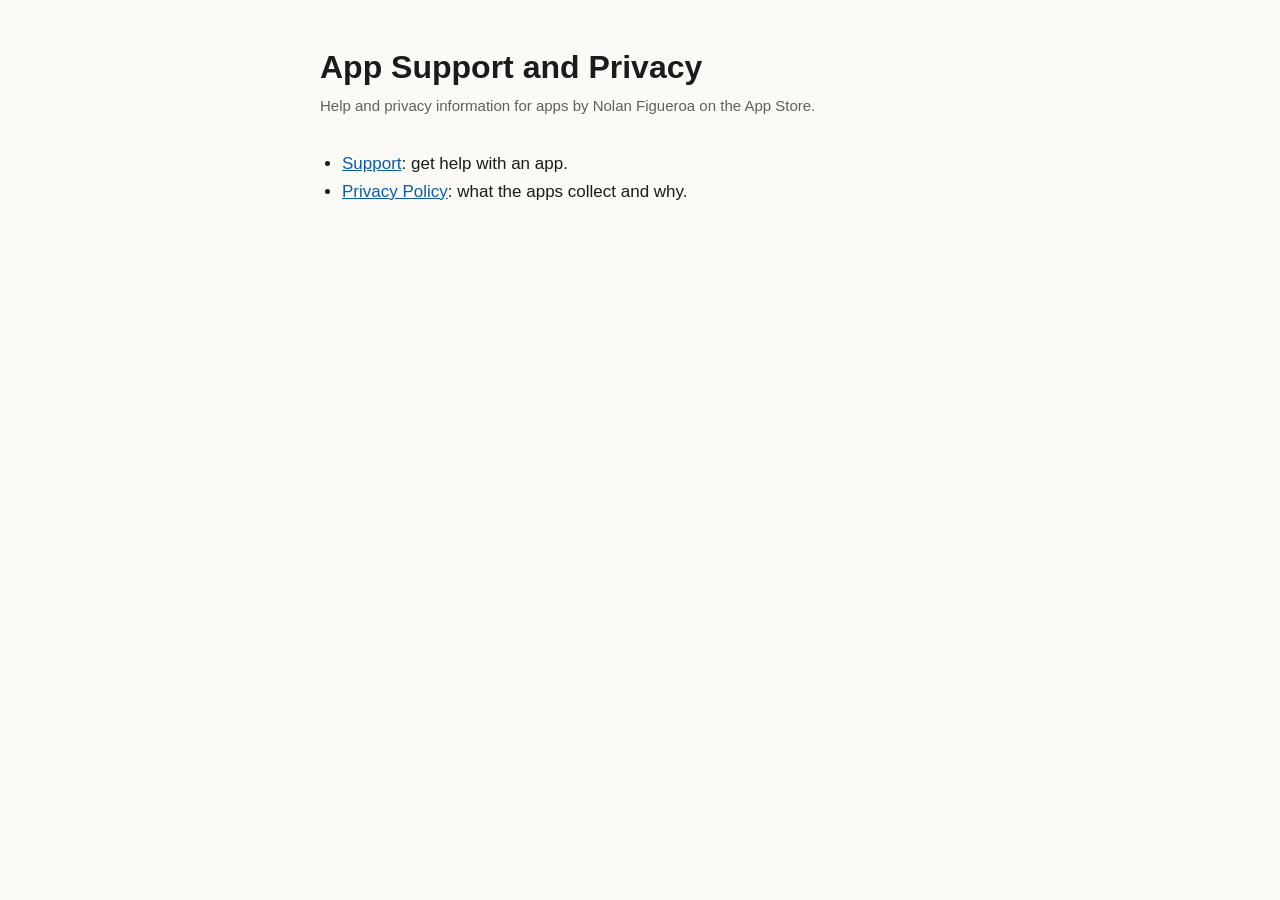
<file: index.html>
<!doctype html>
<html lang="en">
<head>
  <meta charset="utf-8">
  <meta name="viewport" content="width=device-width, initial-scale=1">
  <title>App Support and Privacy</title>
  <link rel="stylesheet" href="style.css">
</head>
<body>
  <main>
    <h1>App Support and Privacy</h1>
    <p class="meta">Help and privacy information for apps by Nolan Figueroa on the App Store.</p>

    <ul>
      <li><a href="support/">Support</a>: get help with an app.</li>
      <li><a href="privacy/">Privacy Policy</a>: what the apps collect and why.</li>
    </ul>
  </main>
</body>
</html>
</file>
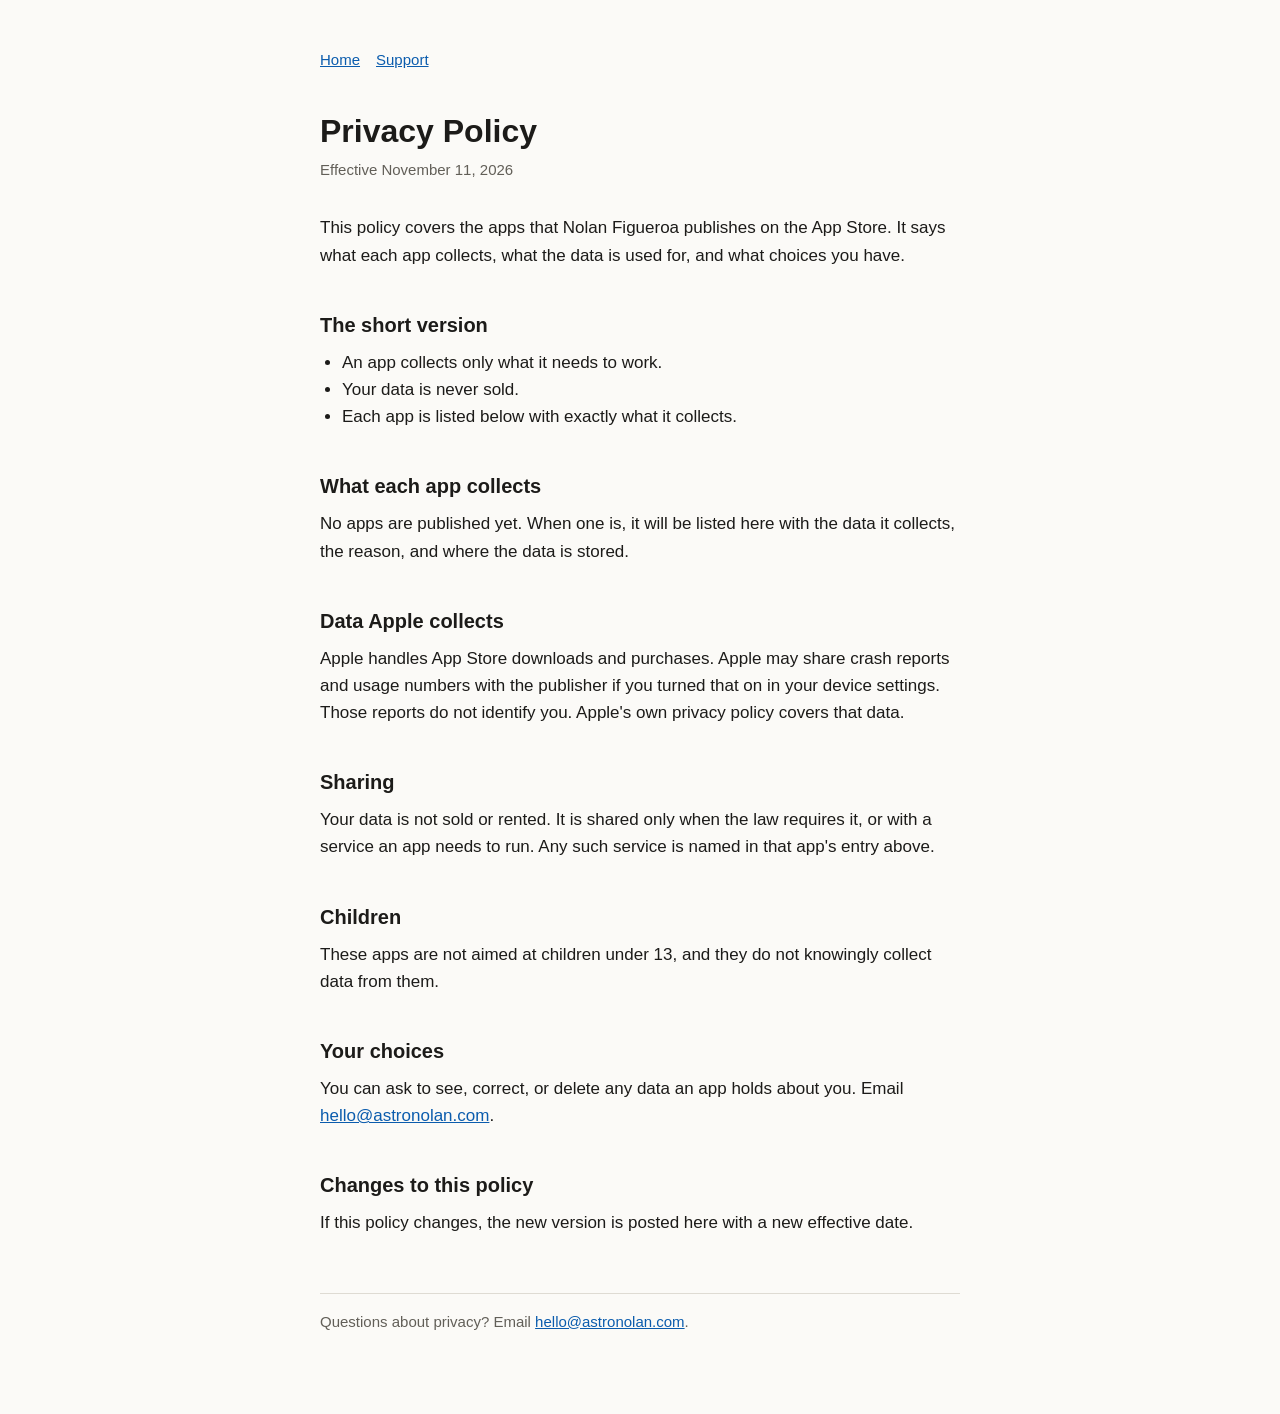
<file: privacy/index.html>
<!doctype html>
<html lang="en">
<head>
  <meta charset="utf-8">
  <meta name="viewport" content="width=device-width, initial-scale=1">
  <title>Privacy Policy</title>
  <link rel="stylesheet" href="../style.css">
</head>
<body>
  <main>
    <nav><a href="../">Home</a><a href="../support/">Support</a></nav>

    <h1>Privacy Policy</h1>
    <p class="meta">Effective November 11, 2026</p>

    <p>This policy covers the apps that Nolan Figueroa publishes on the App Store. It says what each app collects, what the data is used for, and what choices you have.</p>

    <h2>The short version</h2>
    <ul>
      <li>An app collects only what it needs to work.</li>
      <li>Your data is never sold.</li>
      <li>Each app is listed below with exactly what it collects.</li>
    </ul>

    <h2>What each app collects</h2>
    <p>No apps are published yet. When one is, it will be listed here with the data it collects, the reason, and where the data is stored.</p>

    <h2>Data Apple collects</h2>
    <p>Apple handles App Store downloads and purchases. Apple may share crash reports and usage numbers with the publisher if you turned that on in your device settings. Those reports do not identify you. Apple's own privacy policy covers that data.</p>

    <h2>Sharing</h2>
    <p>Your data is not sold or rented. It is shared only when the law requires it, or with a service an app needs to run. Any such service is named in that app's entry above.</p>

    <h2>Children</h2>
    <p>These apps are not aimed at children under 13, and they do not knowingly collect data from them.</p>

    <h2>Your choices</h2>
    <p>You can ask to see, correct, or delete any data an app holds about you. Email <a href="mailto:hello@astronolan.com">hello@astronolan.com</a>.</p>

    <h2>Changes to this policy</h2>
    <p>If this policy changes, the new version is posted here with a new effective date.</p>

    <footer>Questions about privacy? Email <a href="mailto:hello@astronolan.com">hello@astronolan.com</a>.</footer>
  </main>
</body>
</html>
</file>
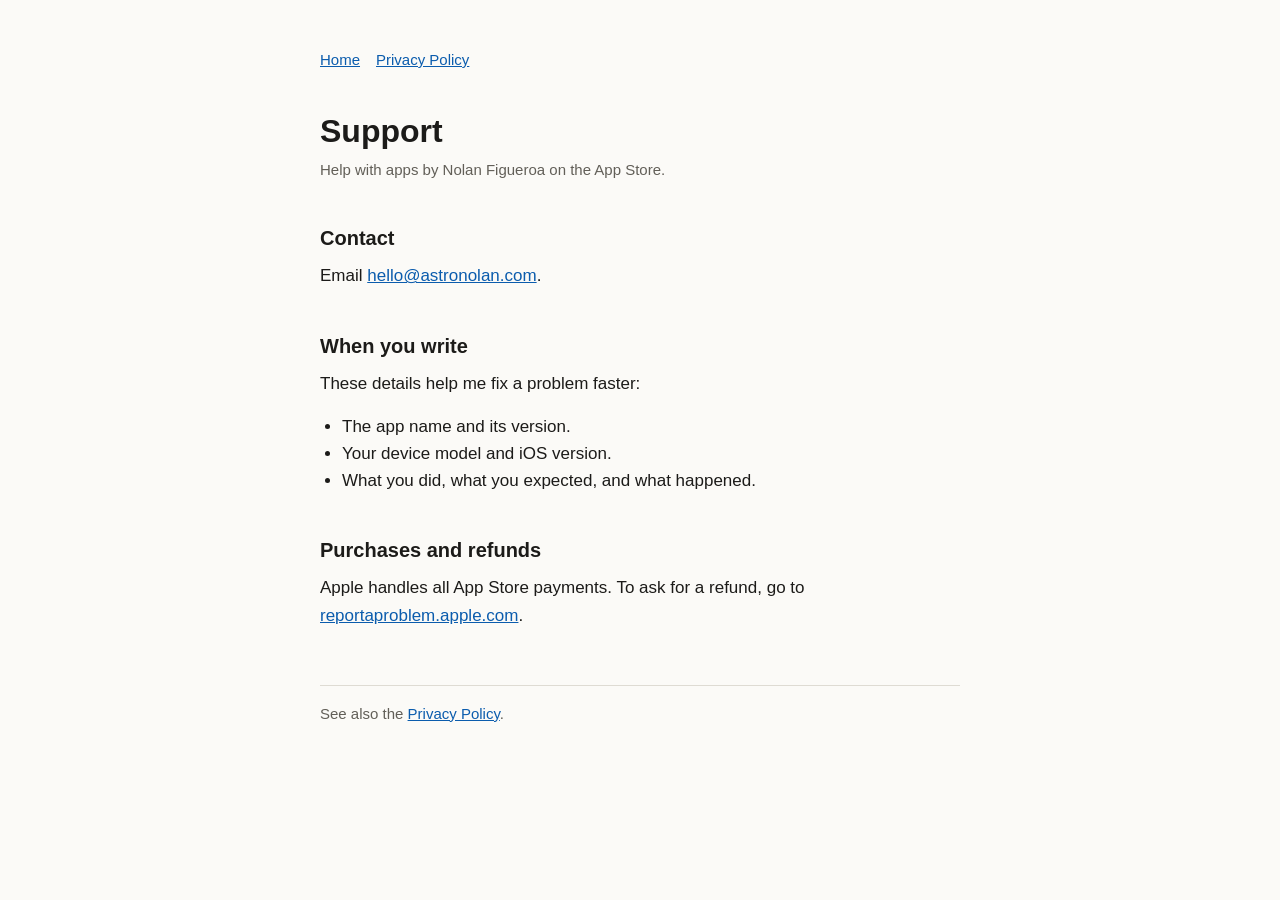
<file: support/index.html>
<!doctype html>
<html lang="en">
<head>
  <meta charset="utf-8">
  <meta name="viewport" content="width=device-width, initial-scale=1">
  <title>Support</title>
  <link rel="stylesheet" href="../style.css">
</head>
<body>
  <main>
    <nav><a href="../">Home</a><a href="../privacy/">Privacy Policy</a></nav>

    <h1>Support</h1>
    <p class="meta">Help with apps by Nolan Figueroa on the App Store.</p>

    <h2>Contact</h2>
    <p>Email <a href="mailto:hello@astronolan.com">hello@astronolan.com</a>.</p>

    <h2>When you write</h2>
    <p>These details help me fix a problem faster:</p>
    <ul>
      <li>The app name and its version.</li>
      <li>Your device model and iOS version.</li>
      <li>What you did, what you expected, and what happened.</li>
    </ul>

    <h2>Purchases and refunds</h2>
    <p>Apple handles all App Store payments. To ask for a refund, go to <a href="https://reportaproblem.apple.com">reportaproblem.apple.com</a>.</p>

    <footer>See also the <a href="../privacy/">Privacy Policy</a>.</footer>
  </main>
</body>
</html>
</file>
<file: style.css>
:root {
  --bg: #fbfaf7;
  --text: #1c1b19;
  --muted: #625f58;
  --line: #dedbd3;
  --link: #0b5cad;
}

@media (prefers-color-scheme: dark) {
  :root {
    --bg: #161614;
    --text: #eceae4;
    --muted: #a5a199;
    --line: #34322e;
    --link: #7db8f5;
  }
}

* { box-sizing: border-box; }

body {
  margin: 0;
  padding: 48px 16px 80px;
  background: var(--bg);
  color: var(--text);
  font: 17px/1.6 -apple-system, BlinkMacSystemFont, "Segoe UI", Roboto, sans-serif;
}

main { max-width: 640px; margin: 0 auto; }

nav { font-size: 15px; margin-bottom: 40px; }
nav a { margin-right: 16px; }

h1 { font-size: 32px; line-height: 1.2; margin: 0 0 8px; }
h2 { font-size: 20px; margin: 40px 0 8px; }

p, ul { margin: 0 0 16px; }
ul { padding-left: 22px; }

a { color: var(--link); }

.meta { color: var(--muted); font-size: 15px; margin-bottom: 32px; }

footer {
  margin-top: 56px;
  padding-top: 16px;
  border-top: 1px solid var(--line);
  color: var(--muted);
  font-size: 15px;
}
</file>
